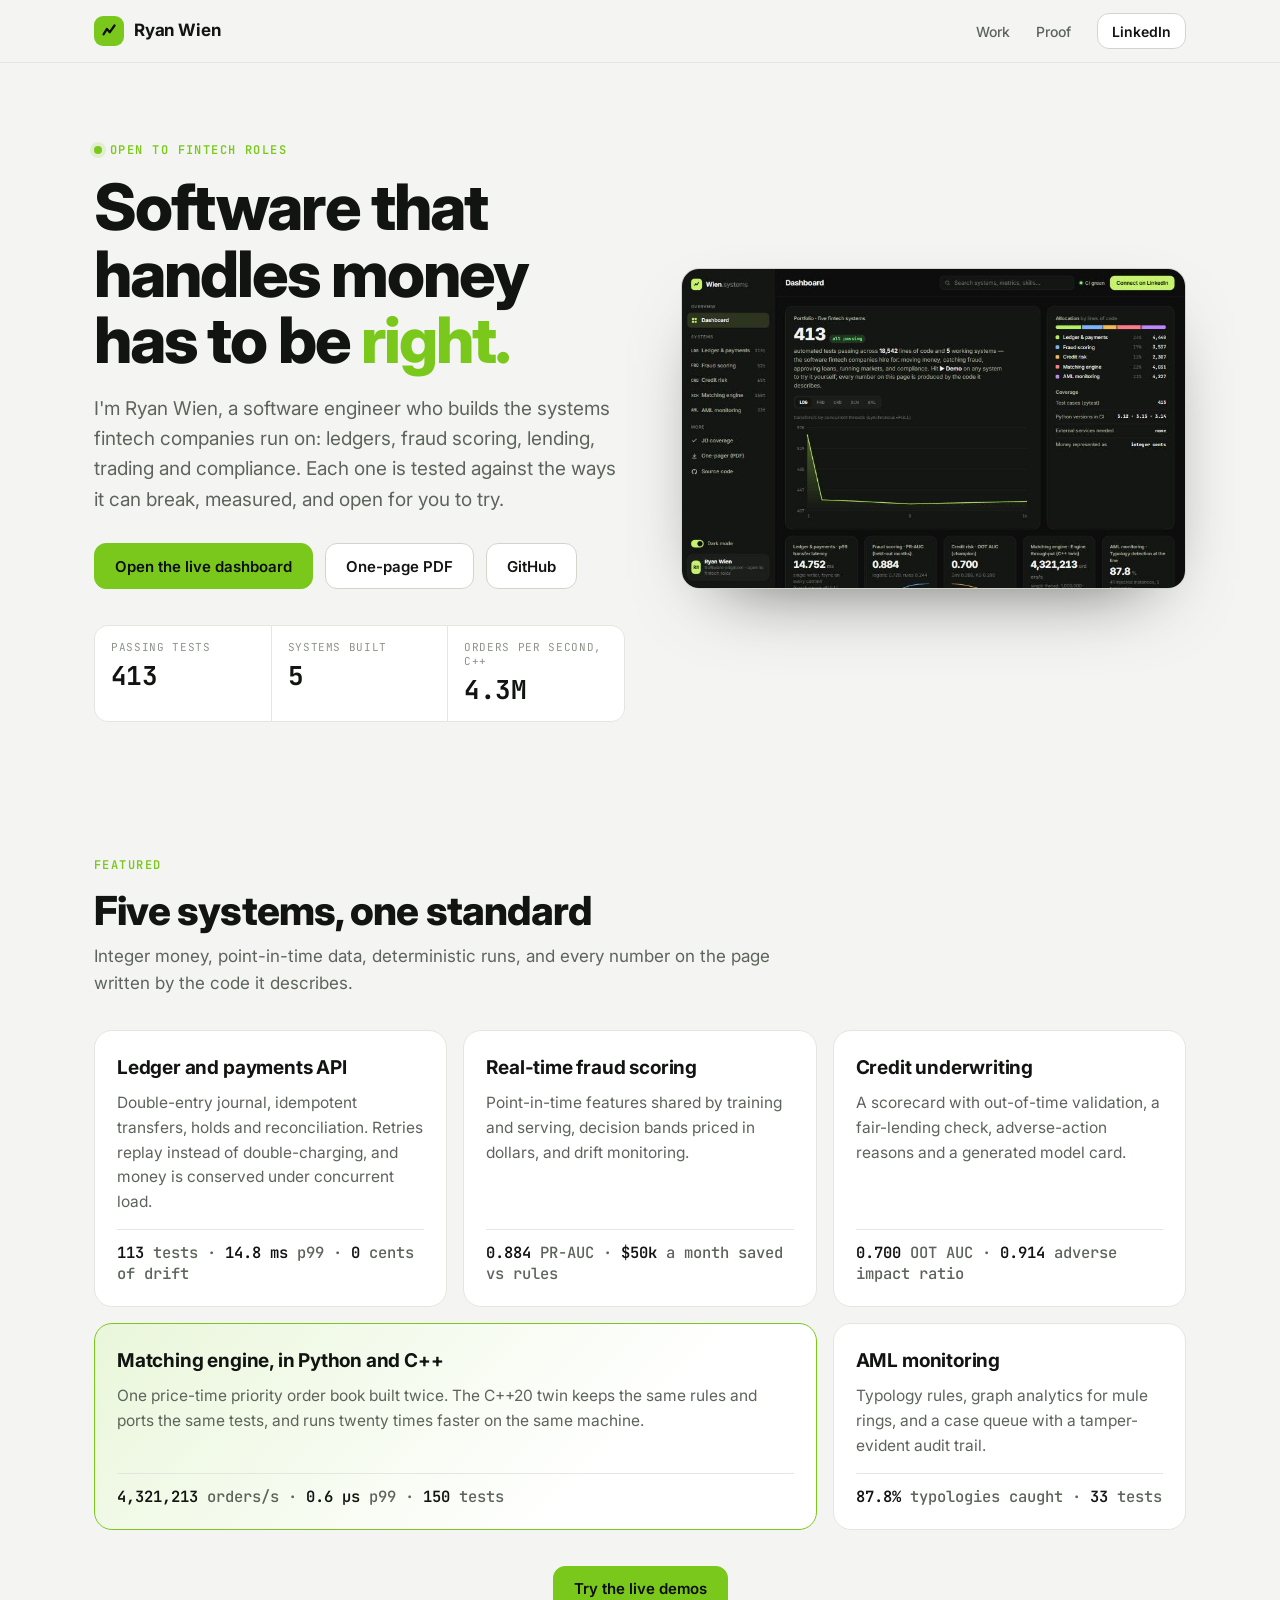
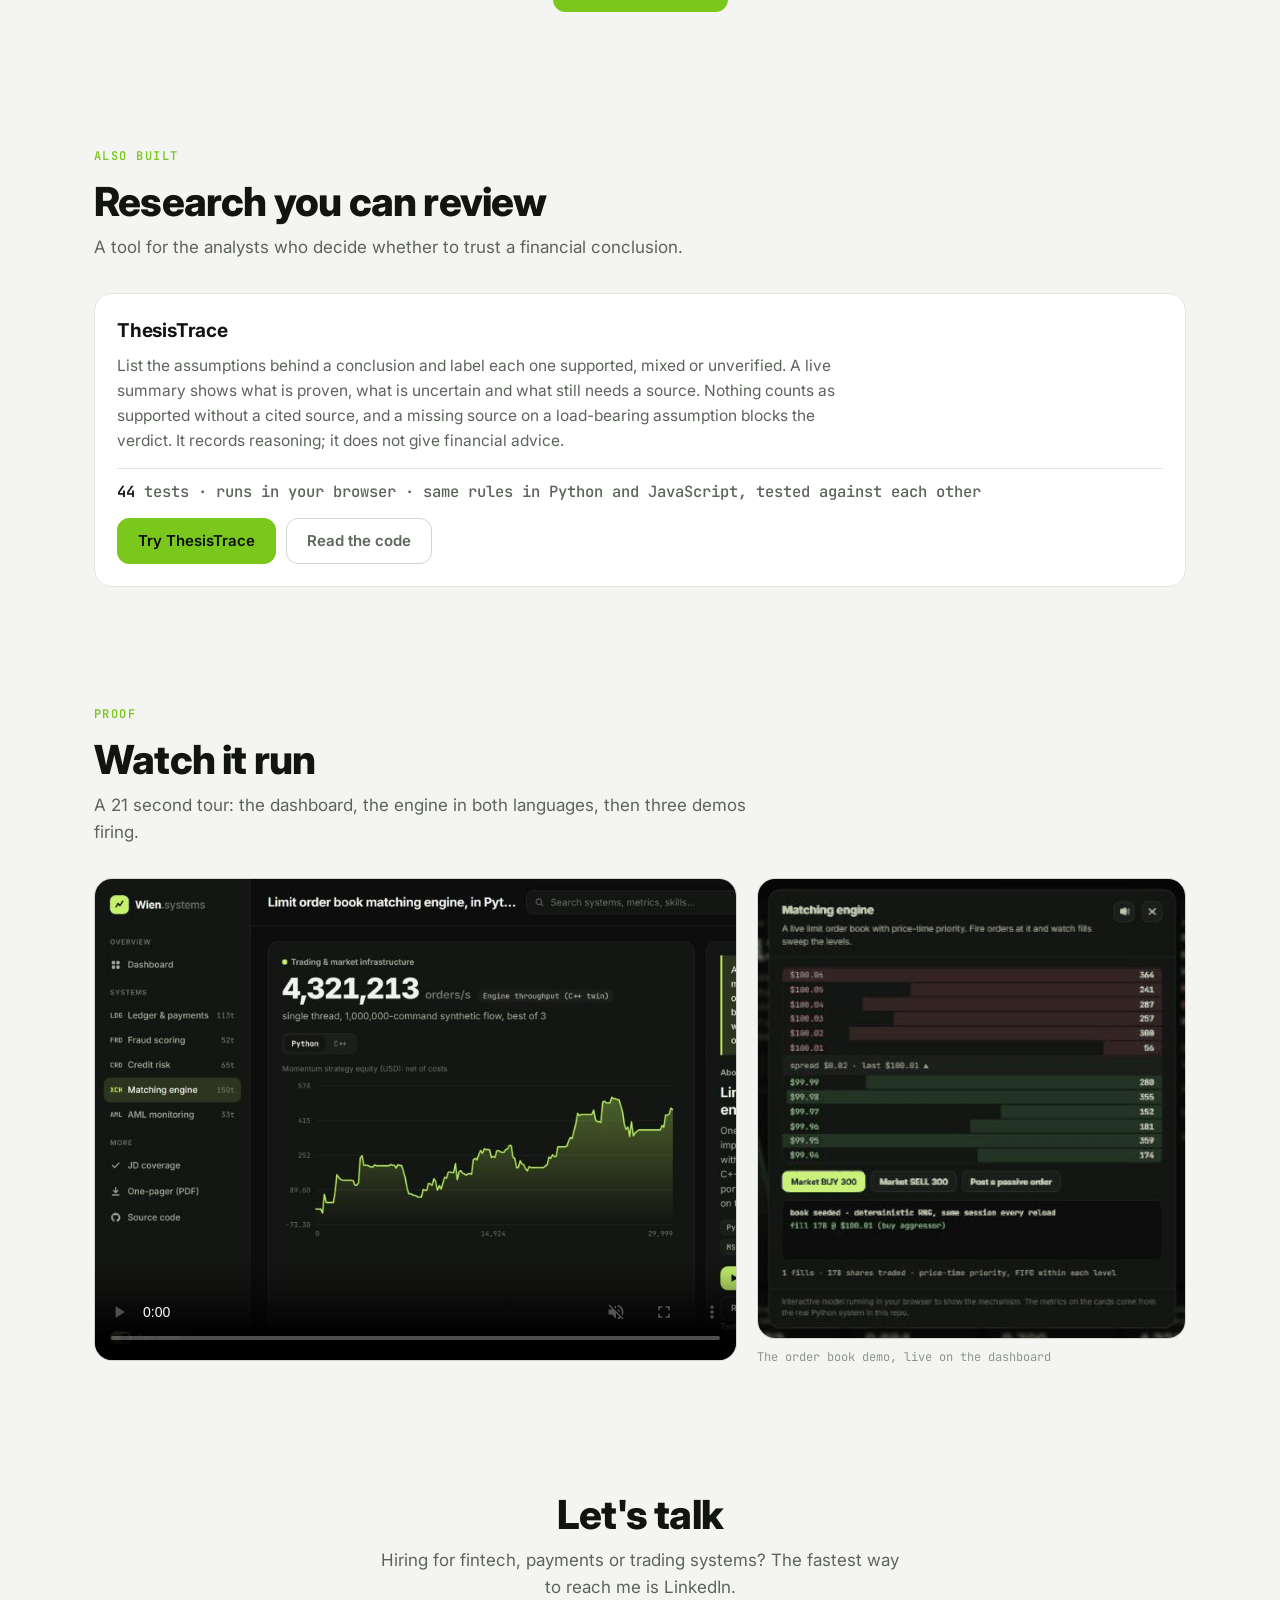
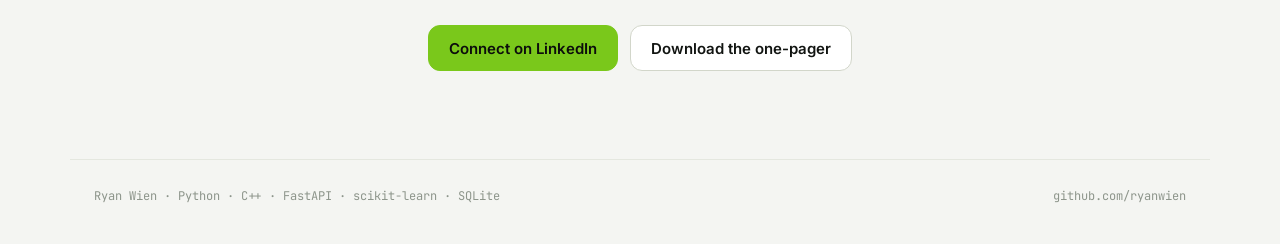
<file: index.html>
<!doctype html>
<html lang="en">
<head>
<meta charset="utf-8">
<meta name="viewport" content="width=device-width,initial-scale=1">
<title>Ryan Wien | Software Engineer, Fintech Systems</title>
<meta name="description" content="Software engineer building fintech systems that have to be right: a double-entry ledger, real-time fraud scoring, credit underwriting, a matching engine in Python and C++, and AML monitoring. 413 passing tests, live demos, every number produced by the code.">
<meta name="author" content="Ryan Wien">
<link rel="canonical" href="https://ryanwien.github.io/">
<meta property="og:type" content="website">
<meta property="og:title" content="Ryan Wien | Software Engineer, Fintech Systems">
<meta property="og:description" content="Five fintech systems with live demos: ledger, fraud, credit, matching engine (Python and C++), AML. 413 passing tests.">
<meta property="og:url" content="https://ryanwien.github.io/">
<meta property="og:image" content="https://ryanwien.github.io/assets/img/fintech-dashboard.png">
<meta name="twitter:card" content="summary_large_image">
<meta name="theme-color" content="#0c0d0c">
<link rel="preconnect" href="https://fonts.googleapis.com">
<link rel="preconnect" href="https://fonts.gstatic.com" crossorigin>
<link href="https://fonts.googleapis.com/css2?family=Inter:wght@400;500;600;700;800&family=JetBrains+Mono:wght@400;500;600&display=swap" rel="stylesheet">
<link rel="stylesheet" href="assets/style.css">
<link rel="icon" href="data:image/svg+xml,<svg xmlns='http://www.w3.org/2000/svg' viewBox='0 0 32 32'><rect width='32' height='32' rx='8' fill='%23c6f36b'/><path d='M8 21l5-8 4 5 7-10' stroke='%230c0d0c' stroke-width='3.2' fill='none' stroke-linecap='round' stroke-linejoin='round'/></svg>">
</head>
<body>
<a class="skip" href="#work">Skip to the work</a>

<header class="top">
  <div class="wrap top__in">
    <a class="brand" href="#top" aria-label="Ryan Wien, home">
      <span class="brand__mark" aria-hidden="true"><svg viewBox="0 0 32 32"><path d="M8 21l5-8 4 5 7-10" stroke="currentColor" stroke-width="3.2" fill="none" stroke-linecap="round" stroke-linejoin="round"/></svg></span>
      <span>Ryan Wien</span>
    </a>
    <nav aria-label="Primary">
      <ul>
        <li><a href="#work">Work</a></li>
        <li><a href="#proof">Proof</a></li>
        <li><a class="btn btn--sm" href="https://www.linkedin.com/in/ryan-wien" target="_blank" rel="noopener">LinkedIn</a></li>
      </ul>
    </nav>
  </div>
</header>

<main id="top">
  <section class="hero wrap">
    <div class="hero__copy">
      <p class="eyebrow"><span class="dot" aria-hidden="true"></span>Open to fintech roles</p>
      <h1>Software that handles money has to be <em>right.</em></h1>
      <p class="lede">
        I'm Ryan Wien, a software engineer who builds the systems fintech companies run on:
        ledgers, fraud scoring, lending, trading and compliance. Each one is tested against the
        ways it can break, measured, and open for you to try.
      </p>
      <div class="cta">
        <a class="btn btn--go" href="https://ryanwien.github.io/FintechPortfolio/">Open the live dashboard</a>
        <a class="btn" href="assets/media/RyanWien-Fintech-Portfolio.pdf" download>One-page PDF</a>
        <a class="btn" href="https://github.com/ryanwien" target="_blank" rel="noopener">GitHub</a>
      </div>
      <dl class="stats">
        <div><dt>Passing tests</dt><dd>413</dd></div>
        <div><dt>Systems built</dt><dd>5</dd></div>
        <div><dt>Orders per second, C++</dt><dd>4.3M</dd></div>
      </dl>
    </div>
    <figure class="hero__shot">
      <a href="https://ryanwien.github.io/FintechPortfolio/" aria-label="Open the fintech dashboard">
        <img src="assets/img/fintech-dashboard.png" width="800" height="506" alt="The fintech portfolio dashboard: 413 passing tests across five systems, with per-system metrics and charts">
      </a>
    </figure>
  </section>

  <section class="section wrap" id="work" aria-labelledby="work-h">
    <header class="section__head">
      <p class="eyebrow">Featured</p>
      <h2 id="work-h">Five systems, one standard</h2>
      <p class="sub">Integer money, point-in-time data, deterministic runs, and every number on the page written by the code it describes.</p>
    </header>

    <div class="systems">
      <article class="sys">
        <h3>Ledger and payments API</h3>
        <p>Double-entry journal, idempotent transfers, holds and reconciliation. Retries replay instead of double-charging, and money is conserved under concurrent load.</p>
        <p class="sys__m"><b>113</b> tests · <b>14.8 ms</b> p99 · <b>0</b> cents of drift</p>
      </article>
      <article class="sys">
        <h3>Real-time fraud scoring</h3>
        <p>Point-in-time features shared by training and serving, decision bands priced in dollars, and drift monitoring.</p>
        <p class="sys__m"><b>0.884</b> PR-AUC · <b>$50k</b> a month saved vs rules</p>
      </article>
      <article class="sys">
        <h3>Credit underwriting</h3>
        <p>A scorecard with out-of-time validation, a fair-lending check, adverse-action reasons and a generated model card.</p>
        <p class="sys__m"><b>0.700</b> OOT AUC · <b>0.914</b> adverse impact ratio</p>
      </article>
      <article class="sys sys--wide">
        <h3>Matching engine, in Python and C++</h3>
        <p>One price-time priority order book built twice. The C++20 twin keeps the same rules and ports the same tests, and runs twenty times faster on the same machine.</p>
        <p class="sys__m"><b>4,321,213</b> orders/s · <b>0.6 µs</b> p99 · <b>150</b> tests</p>
      </article>
      <article class="sys">
        <h3>AML monitoring</h3>
        <p>Typology rules, graph analytics for mule rings, and a case queue with a tamper-evident audit trail.</p>
        <p class="sys__m"><b>87.8%</b> typologies caught · <b>33</b> tests</p>
      </article>
    </div>
    <p class="center"><a class="btn btn--go" href="https://ryanwien.github.io/FintechPortfolio/">Try the live demos</a></p>
  </section>

  <section class="section wrap" id="research" aria-labelledby="research-h">
    <header class="section__head">
      <p class="eyebrow">Also built</p>
      <h2 id="research-h">Research you can review</h2>
      <p class="sub">A tool for the analysts who decide whether to trust a financial conclusion.</p>
    </header>
    <div class="systems">
      <article class="sys sys--full">
        <h3>ThesisTrace</h3>
        <p>List the assumptions behind a conclusion and label each one supported, mixed or unverified. A live summary shows what is proven, what is uncertain and what still needs a source. Nothing counts as supported without a cited source, and a missing source on a load-bearing assumption blocks the verdict. It records reasoning; it does not give financial advice.</p>
        <p class="sys__m"><b>44</b> tests · runs in your browser · same rules in Python and JavaScript, tested against each other</p>
        <p class="sys__cta"><a class="btn btn--go" href="thesistrace/">Try ThesisTrace</a> <a class="btn" href="https://github.com/ryanwien/ryanwien.github.io/tree/main/thesistrace" target="_blank" rel="noopener">Read the code</a></p>
      </article>
    </div>
  </section>

  <section class="section wrap" id="proof" aria-labelledby="proof-h">
    <header class="section__head">
      <p class="eyebrow">Proof</p>
      <h2 id="proof-h">Watch it run</h2>
      <p class="sub">A 21 second tour: the dashboard, the engine in both languages, then three demos firing.</p>
    </header>
    <div class="proof">
      <video class="proof__video" controls muted loop playsinline preload="metadata" poster="assets/img/matching-engine.png" aria-label="21 second video tour of the fintech portfolio dashboard and demos">
        <source src="assets/media/tour.mp4" type="video/mp4">
        Your browser does not play embedded video. <a href="assets/media/tour.mp4">Download the tour</a>.
      </video>
      <figure class="proof__gif">
        <img src="assets/img/orderbook.gif" width="395" height="425" loading="lazy" alt="Animated demo: market orders sweeping a limit order book, with fills logged by price-time priority">
        <figcaption>The order book demo, live on the dashboard</figcaption>
      </figure>
    </div>
  </section>

  <section class="section wrap contact" aria-labelledby="contact-h">
    <h2 id="contact-h">Let's talk</h2>
    <p class="sub">Hiring for fintech, payments or trading systems? The fastest way to reach me is LinkedIn.</p>
    <p class="cta cta--center">
      <a class="btn btn--go" href="https://www.linkedin.com/in/ryan-wien" target="_blank" rel="noopener">Connect on LinkedIn</a>
      <a class="btn" href="assets/media/RyanWien-Fintech-Portfolio.pdf" download>Download the one-pager</a>
    </p>
  </section>
</main>

<footer class="foot wrap">
  <span>Ryan Wien · Python · C++ · FastAPI · scikit-learn · SQLite</span>
  <span><a href="https://github.com/ryanwien" target="_blank" rel="noopener">github.com/ryanwien</a></span>
</footer>
</body>
</html>
</file>
<file: assets/style.css>
/* Hub site stylesheet: tokens (dark by default, light via prefers-color-scheme),
   header, hero, sections, system grid, proof, contact, responsive. */

:root {
  color-scheme: dark;
  --bg: #0c0d0c;
  --surface: #141614;
  --surface-2: #1b1e1b;
  --line: #242724;
  --line-2: #33372f;
  --text: #f1f3ee;
  --text-2: #a3aa9f;
  --text-3: #6d746a;
  --accent: #c6f36b;
  --accent-ink: #0c0d0c;
  --accent-soft: rgba(198, 243, 107, 0.14);
  --sans: "Inter", system-ui, -apple-system, "Segoe UI", sans-serif;
  --mono: "JetBrains Mono", ui-monospace, Menlo, Consolas, monospace;
  --r: 18px;
}
@media (prefers-color-scheme: light) {
  :root {
    color-scheme: light;
    --bg: #f4f5f2;
    --surface: #ffffff;
    --surface-2: #f0f2ec;
    --line: #e4e7df;
    --line-2: #d2d6ca;
    --text: #111411;
    --text-2: #5c645b;
    --text-3: #8d958b;
    --accent: #7ac81b;
    --accent-soft: rgba(122, 200, 27, 0.16);
  }
}

* { box-sizing: border-box; }
html { scroll-behavior: smooth; scroll-padding-top: 76px; }
body {
  margin: 0;
  background: var(--bg);
  color: var(--text);
  font: 17px/1.6 var(--sans);
  -webkit-font-smoothing: antialiased;
}
img, video { display: block; max-width: 100%; height: auto; }
a { color: inherit; text-decoration: none; }
.wrap { width: 100%; max-width: 1140px; margin: 0 auto; padding: 0 24px; }
.center { text-align: center; margin-top: 36px; }
:focus-visible { outline: 2px solid var(--accent); outline-offset: 3px; border-radius: 6px; }
.skip { position: absolute; left: -999px; top: 8px; z-index: 99; padding: 8px 12px; border-radius: 8px; background: var(--accent); color: var(--accent-ink); }
.skip:focus { left: 8px; }

/* ---------- header ---------- */
.top { position: sticky; top: 0; z-index: 10; background: color-mix(in srgb, var(--bg) 88%, transparent); backdrop-filter: blur(10px); border-bottom: 1px solid var(--line); }
.top__in { display: flex; align-items: center; justify-content: space-between; height: 62px; }
.brand { display: flex; align-items: center; gap: 10px; font-weight: 700; letter-spacing: -0.01em; }
.brand__mark { width: 30px; height: 30px; border-radius: 9px; background: var(--accent); color: var(--accent-ink); display: grid; place-items: center; }
.brand__mark svg { width: 22px; height: 22px; }
.top ul { display: flex; align-items: center; gap: 26px; margin: 0; padding: 0; list-style: none; font: 500 14px var(--sans); }
.top ul a:not(.btn) { color: var(--text-2); }
.top ul a:not(.btn):hover { color: var(--text); }

/* ---------- buttons ---------- */
.btn { display: inline-flex; align-items: center; justify-content: center; height: 46px; padding: 0 20px; border: 1px solid var(--line-2); border-radius: 12px; background: var(--surface); font: 600 15px var(--sans); transition: border-color 0.15s, filter 0.15s, transform 0.15s; }
.btn:hover { border-color: var(--text-3); }
.btn--go { background: var(--accent); border-color: var(--accent); color: var(--accent-ink); }
.btn--go:hover { filter: brightness(1.06); border-color: var(--accent); }
.btn--sm { height: 36px; padding: 0 14px; font-size: 14px; }

/* ---------- hero ---------- */
.hero { display: grid; grid-template-columns: minmax(0, 1.05fr) minmax(0, 1fr); gap: 56px; align-items: center; padding-top: 72px; padding-bottom: 72px; }
.eyebrow { display: inline-flex; align-items: center; gap: 8px; margin: 0 0 16px; font: 600 12px var(--mono); letter-spacing: 0.12em; text-transform: uppercase; color: var(--accent); }
.dot { width: 8px; height: 8px; border-radius: 50%; background: var(--accent); box-shadow: 0 0 0 4px var(--accent-soft); }
h1 { margin: 0 0 20px; font-size: clamp(38px, 5.4vw, 64px); line-height: 1.04; letter-spacing: -0.03em; font-weight: 800; }
h1 em { font-style: normal; color: var(--accent); }
.lede { margin: 0 0 28px; max-width: 56ch; font-size: 19px; color: var(--text-2); }
.cta { display: flex; flex-wrap: wrap; gap: 12px; margin: 0 0 36px; }
.cta--center { justify-content: center; margin: 24px 0 0; }
.stats { display: grid; grid-template-columns: repeat(3, minmax(0, 1fr)); gap: 1px; margin: 0; background: var(--line); border: 1px solid var(--line); border-radius: 14px; overflow: hidden; }
.stats div { background: var(--surface); padding: 14px 16px; }
.stats dt { font: 11px var(--mono); letter-spacing: 0.06em; text-transform: uppercase; color: var(--text-3); }
.stats dd { margin: 4px 0 0; font: 700 26px var(--mono); letter-spacing: -0.02em; }
.hero__shot { margin: 0; }
.hero__shot img { border: 1px solid var(--line-2); border-radius: var(--r); box-shadow: 0 30px 80px -40px rgba(0, 0, 0, 0.7); }

/* ---------- sections ---------- */
.section { padding-top: 56px; padding-bottom: 56px; }
.section__head { max-width: 62ch; margin-bottom: 32px; }
h2 { margin: 0 0 10px; font-size: clamp(28px, 3.6vw, 40px); line-height: 1.1; letter-spacing: -0.02em; font-weight: 800; }
h3 { margin: 0 0 8px; font-size: 19px; letter-spacing: -0.01em; }
.sub { margin: 0; color: var(--text-2); }

.systems { display: grid; grid-template-columns: repeat(3, minmax(0, 1fr)); gap: 16px; }
.sys { display: flex; flex-direction: column; padding: 22px; border: 1px solid var(--line); border-radius: var(--r); background: var(--surface); }
.sys--wide { grid-column: span 2; border-color: var(--accent); background: linear-gradient(135deg, var(--accent-soft), transparent 70%), var(--surface); }
.sys p { margin: 0 0 14px; color: var(--text-2); font-size: 15.5px; }
.sys__m { margin: auto 0 0 !important; padding-top: 12px; border-top: 1px solid var(--line); font: 500 13px var(--mono); color: var(--text-2) !important; }
.sys__m b { color: var(--text); font-weight: 600; }
.sys--full { grid-column: 1 / -1; }
.sys--full > p:first-of-type { max-width: 72ch; }
.sys__cta { display: flex; flex-wrap: wrap; gap: 10px; margin: 16px 0 0 !important; }

/* ---------- proof ---------- */
.proof { display: grid; grid-template-columns: minmax(0, 1.5fr) minmax(0, 1fr); gap: 20px; align-items: start; }
.proof__video, .proof__gif img { width: 100%; border: 1px solid var(--line-2); border-radius: var(--r); background: var(--surface); }
.proof__gif { margin: 0; }
.proof__gif figcaption { margin-top: 10px; font: 12px var(--mono); color: var(--text-3); }

/* ---------- contact + footer ---------- */
.contact { text-align: center; padding-top: 72px; padding-bottom: 88px; }
.contact .sub { max-width: 48ch; margin: 0 auto; }
.foot { display: flex; flex-wrap: wrap; justify-content: space-between; gap: 12px; padding-top: 28px; padding-bottom: 40px; border-top: 1px solid var(--line); font: 12px var(--mono); color: var(--text-3); }
.foot a:hover { color: var(--text); }

/* ---------- responsive ---------- */
@media (max-width: 960px) {
  .hero { grid-template-columns: 1fr; gap: 36px; padding-top: 44px; }
  .systems { grid-template-columns: repeat(2, minmax(0, 1fr)); }
  .sys--wide { grid-column: span 2; }
  .proof { grid-template-columns: 1fr; }
  .proof__gif img { max-width: 420px; }
}
@media (max-width: 640px) {
  body { font-size: 16px; }
  .wrap { padding-left: 16px; padding-right: 16px; }
  .top ul { gap: 14px; }
  .top ul li:nth-child(-n + 2) { display: none; }
  .lede { font-size: 17px; }
  .btn { width: 100%; }
  .btn--sm { width: auto; }
  .stats dd { font-size: 20px; }
  .systems { grid-template-columns: 1fr; }
  .sys--wide { grid-column: auto; }
  .section { padding-top: 40px; padding-bottom: 40px; }
}
@media (prefers-reduced-motion: reduce) {
  html { scroll-behavior: auto; }
  * { transition: none !important; }
}
</file>
